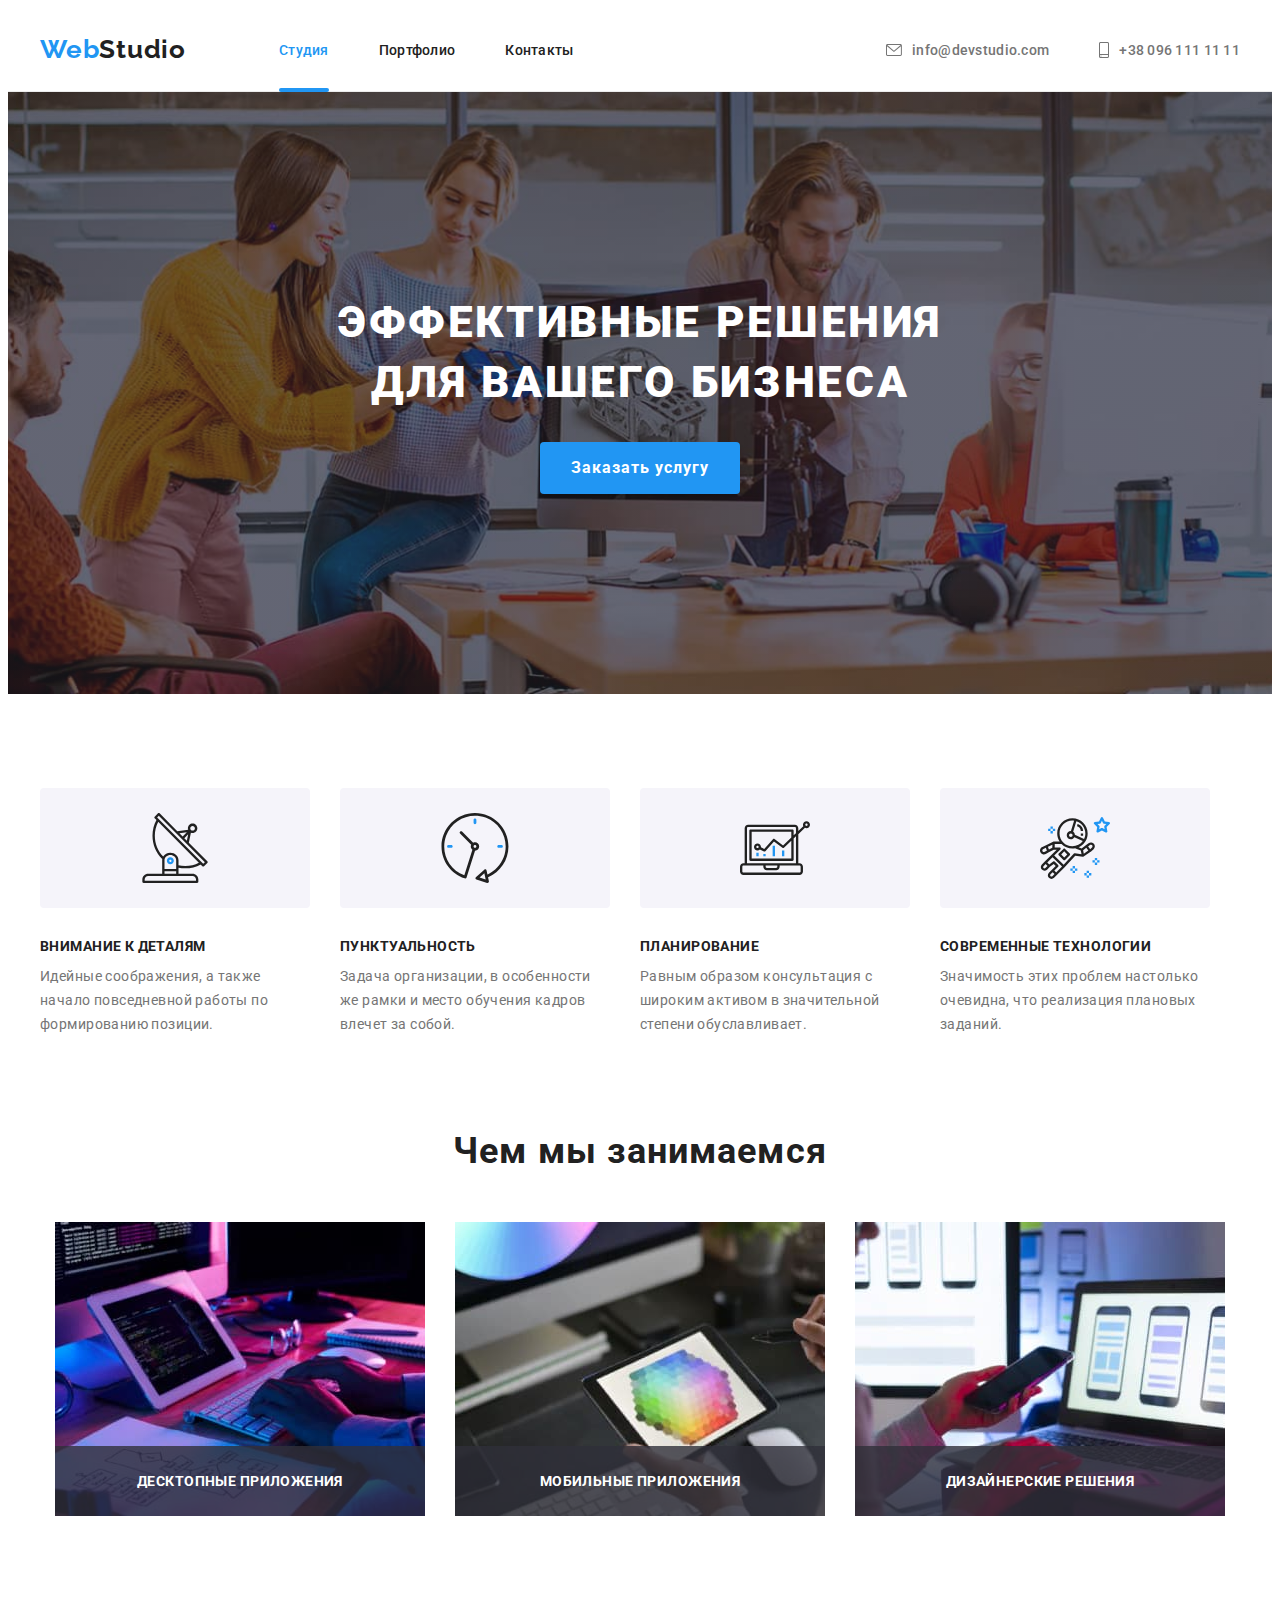
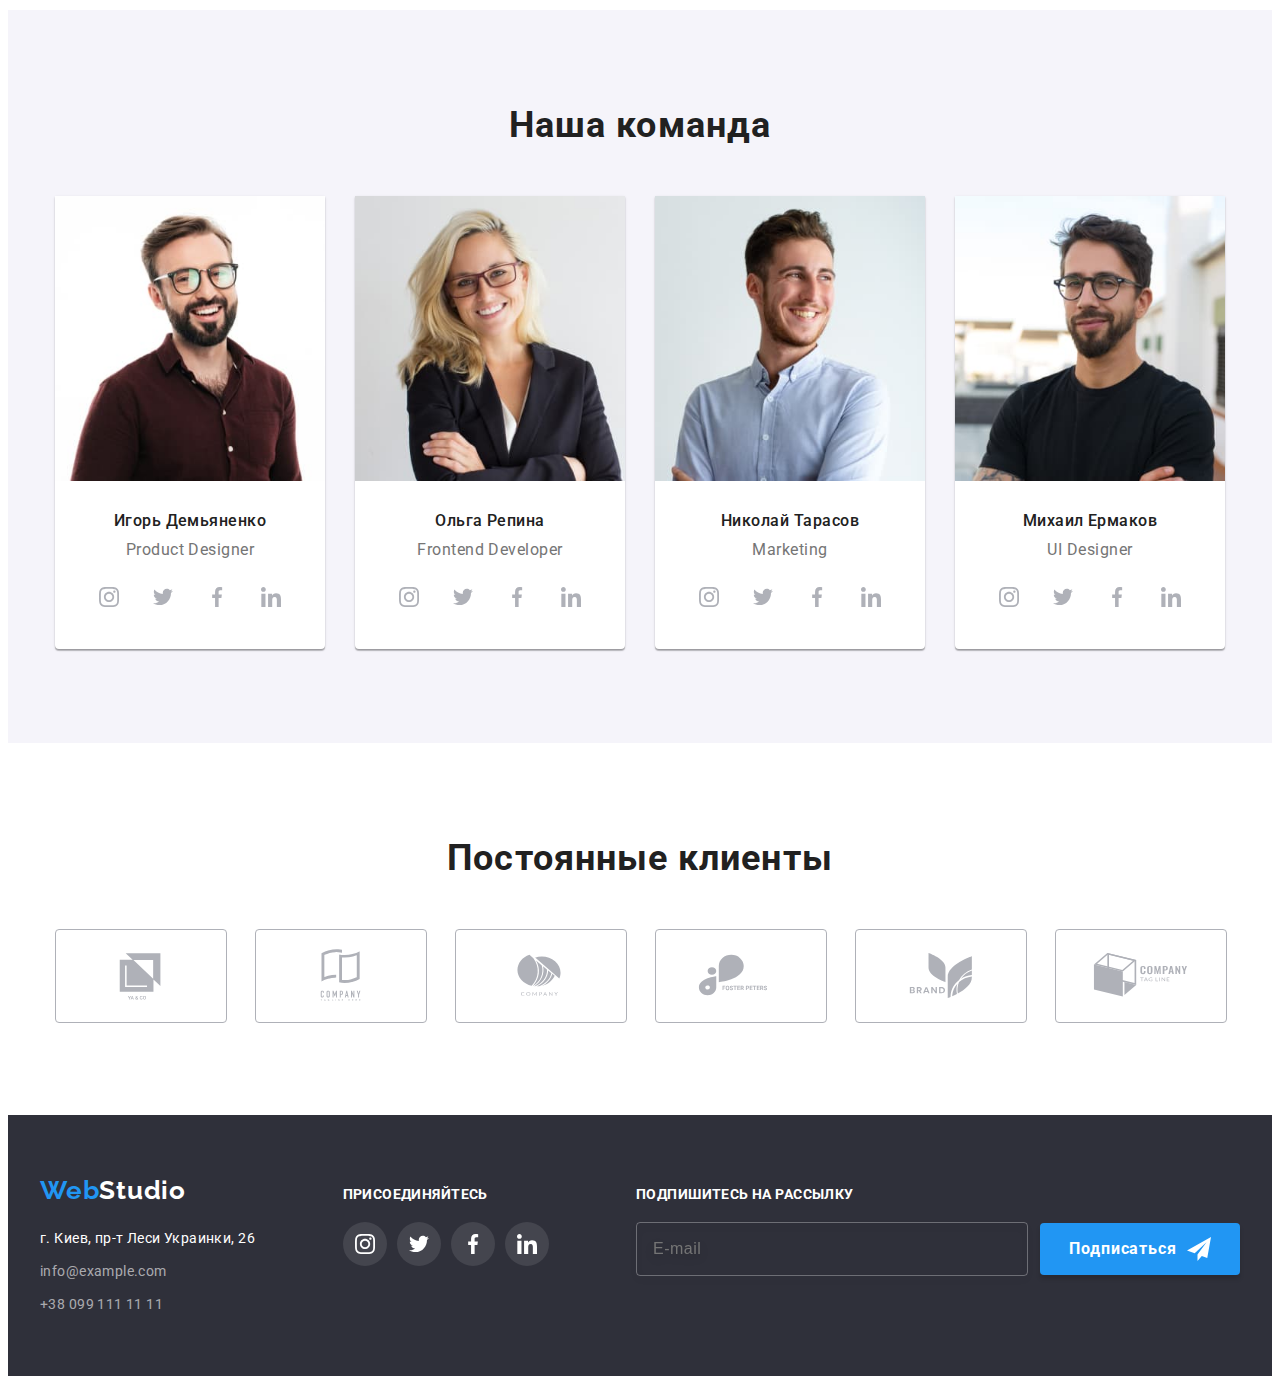
<file: index.html>
<!DOCTYPE html>
<html lang="ru">
<head>
    <meta charset="UTF-8">
    <meta http-equiv="X-UA-Compatible" content="IE=edge">
    <meta name="viewport" content="width=device-width, initial-scale=1.0">
    <title>Document</title>
    <link rel="stylesheet" href="https://cdnjs.cloudflare.com/ajax/libs/modern-normalize/1.1.0/modern-normalize.min.css"
        integrity="sha512-wpPYUAdjBVSE4KJnH1VR1HeZfpl1ub8YT/NKx4PuQ5NmX2tKuGu6U/JRp5y+Y8XG2tV+wKQpNHVUX03MfMFn9Q=="
        crossorigin="anonymous" referrerpolicy="no-referrer" />
    <link rel="preconnect" href="https://fonts.googleapis.com">
    <link rel="preconnect" href="https://fonts.gstatic.com" crossorigin>
    <link href="https://fonts.googleapis.com/css2?family=Raleway:wght@700&family=Roboto:wght@400;500;700;900&display=swap"
        rel="stylesheet">
        <link rel="stylesheet" href="./css/main.min.css">
</head>
<body>
    <!-- header -->
    <header class="header">
        <div class="header__container container">
            <nav class="navigation">
                <a class="logo logo--dark-theme" href=""><span class="logo__part">Web</span>Studio</a>
                <ul class="navigation-list">
                    <li class="navigation-list__item"> <a href="./index.html" class="navigation-list__link link current">Студия</a> </li>
                    <li class="navigation-list__item"> <a href="./portfolio.html" class="navigation-list__link link">Портфолио</a> </li>
                    <li class="navigation-list__item"> <a href="" class="navigation-list__link link">Контакты</a> </li>
                </ul>
            </nav>
            <ul class="links">
                <li class="links__item"> 
                    <a href="mailtoinfo@devstudio.com" class="links__link link">
                        <svg class="links__icon" width="16" height="12">
                            <use href="./images/icons.svg#icon-envelope"></use>
                        </svg>
                    info@devstudio.com</a> 
                </li>
                <li class="links__item"> 
                    <a href="tel:+380961111111" class="links__link link">
                        <svg class="links__icon" width="10" height="16">
                            <use href="./images/icons.svg#icon-smartphone"></use>
                        </svg>
                    +38 096 111 11 11</a> 
                </li>
            </ul>
            <div class="menu">
                <button type="button" class="menu__open-btn">
                    <svg class="menu__icon" width="40" height="40">
                        <use href="./images/icons.svg#icon-menu_40px"></use>
                    </svg>
                </button>
            </div>
            <div class="mob-menu is-hidden">
                <button type="button" class="mob-menu__close-btn">
                    <svg class="mob-menu__close-icon" width="40" height="40">
                        <use href="./images/icons.svg#icon-close_40px"></use>
                    </svg>
                </button>
                <div class="mob-menu__container">
                    <ul class="mob-menu-list">
                        <li class="mob-menu-list__item"> <a href="./index.html" class="mob-menu-list__link link current-menu">Студия</a>
                        </li>
                        <li class="mob-menu-list__item"> <a href="./portfolio.html" class="mob-menu-list__link link">Портфолио</a> </li>
                        <li class="mob-menu-list__item"> <a href="" class="mob-menu-list__link link">Контакты</a> </li>
                    </ul>
                    <ul class="mob-menu-links">
                        <li class="mob-menu-links__item">
                            <a href="tel:+380961111111" class="mob-menu-links__tel link">
                                +38 096 111 11 11
                            </a>
                        </li>
                        <li class="mob-menu-links__item">
                            <a href="mailtoinfo@devstudio.com" class="mob-menu-links__mail link">
                                info@devstudio.com
                            </a>
                        </li>
                    </ul>
                </div>
                <ul class="mob-menu-socials">
                    <li class="mob-menu-socials__item">
                        <a href="" class="mob-menu-socials__link">
                            Instagram
                        </a>
                    </li>
                    <li class="mob-menu-socials__item">
                        <a href="" class="mob-menu-socials__link">
                            Twitter
                        </a>
                    </li>
                    <li class="mob-menu-socials__item">
                        <a href="" class="mob-menu-socials__link">
                            Facebook
                        </a>
                    </li>
                    <li class="mob-menu-socials__item">
                        <a href="" class="mob-menu-socials__link">
                            LinkedIn
                        </a>
                    </li>
                </ul>
            </div>
        </div>
    </header>
    <main>
        <!-- hero -->
        <section class="hero">
            <div class="container">
                <h1 class="hero__title">Эффективные решения для вашего бизнеса</h1>
                <button type="button" class="main-btn" data-modal-open>Заказать услугу</button>
            </div>
        </section>
        <!-- specifics -->
        <section class="section specifics">
            <div class="container">
                <ul class="specifics__list">
                    <li class="specifics__item">
                        <div class="specifics__container">
                            <svg class="specifics__icon">
                                <use href="./images/icons.svg#icon-antenna-1"></use>
                            </svg>
                        </div>
                        <h3 class="title">Внимание к деталям</h3>
                        <p class="section-text">Идейные соображения, а также начало повседневной работы по формированию позиции.</p>
                    </li>
                    <li class="specifics__item">
                        <div class="specifics__container">
                            <svg class="specifics__icon">
                                <use href="./images/icons.svg#icon-clock-1"></use>
                            </svg>
                        </div>
                        <h3 class="title">Пунктуальность</h3>
                        <p class="section-text">Задача организации, в особенности же рамки и место обучения кадров влечет за собой.</p>
                    </li>
                    <li class="specifics__item">
                        <div class="specifics__container">
                            <svg class="specifics__icon">
                                <use href="./images/icons.svg#icon-diagram-1"></use>
                            </svg>
                        </div>
                        <h3 class="title">Планирование</h3>
                        <p class="section-text">Равным образом консультация с широким активом в значительной степени обуславливает.</p>
                    </li>
                    <li class="specifics__item">
                        <div class="specifics__container">
                            <svg class="specifics__icon">
                                <use href="./images/icons.svg#icon-astronaut-1"></use>
                            </svg>
                        </div>
                        <h3 class="title">Современные технологии</h3>
                        <p class="section-text">Значимость этих проблем настолько очевидна, что реализация плановых заданий.</p>
                    </li>
                </ul>
            </div>
        </section>
        <!-- work -->
        <section class="section work">
            <div class="container">
                <h2 class="section-title">Чем мы занимаемся</h2>
                <ul class="work-list">
                    <li class="work-list__item"> 
                        <div class="work-list__thumb">
                            <picture>
                                <source srcset="./images/img1.jpg 1x, ./images/img1-2x.jpg 2x" media="min-width: 1200px" />
                                <img src="./images/img1.jpg" alt="Десктопные приложения">
                            </picture>
                            <h3 class="work-list__title title">Десктопные приложения</h3>
                        </div> 
                    </li>
                    <li class="work-list__item"> 
                        <div class="work-list__thumb">
                            <picture>
                                <source srcset="./images/img2.jpg 1x, ./images/img2-2x.jpg 2x" media="min-width: 1200px" />
                                <img src="./images/img2.jpg" alt="Мобильные приложения">
                            </picture>
                            <h3 class="work-list__title title">Мобильные приложения</h3>
                        </div> 
                    </li>
                    <li class="work-list__item"> 
                        <div class="work-list__thumb">
                            <picture>
                                <source srcset="./images/img3.jpg 1x, ./images/img3-2x.jpg 2x" media="min-width: 1200px" />
                                <img src="./images/img3.jpg" alt="Дизайнерские решения">
                            </picture>
                            <h3 class="work-list__title title">Дизайнерские решения</h3>
                        </div> 
                    </li>
                </ul>
            </div>
        </section>
        <!-- team -->
        <section class="section team">
            <div class="container">
                <h2 class="section-title">Наша команда</h2>
                <ul class="team-list">
                    <li class="team-list__item">
                        <picture>
                            <source srcset="./images/img4-mob.jpg 1x, ./images/img4-mob-2x.jpg 2x"
                            media="(max-width: 768px)">
                            <source srcset="./images/img4-tab.jpg 1x, ./images/img4-tab-2x.jpg 2x"
                            media="(min-width: 768px)">
                            <source srcset="./images/img4.jpg 1x, ./images/img4-2x.jpg 2x" media="(min-width: 1200px)">
                            <img src="./images/img4.jpg" alt="На фото Игорь Демьяненко">
                        </picture>
                        <div class="team-container">
                            <h3 class="team-container__member">Игорь Демьяненко</h3>
                            <p class="team-container__desc">Product Designer</p>
                            <ul class="social-links"> 
                                <li class="social-links__item">
                                    <a href="" class="social-links__link">
                                        <svg class="social-links__icon">
                                            <use href="./images/icons.svg#icon-instagram-2"></use>
                                        </svg>
                                    </a>
                                </li>
                                <li class="social-links__item">
                                    <a href="" class="social-links__link">
                                        <svg class="social-links__icon">
                                            <use href="./images/icons.svg#icon-twitter-1"></use>
                                        </svg>
                                    </a>
                                </li>
                                <li class="social-links__item">
                                    <a href="" class="social-links__link">
                                        <svg class="social-links__icon">
                                            <use href="./images/icons.svg#icon-facebook-1"></use>
                                        </svg>
                                    </a>
                                </li>
                                <li class="social-links__item">
                                    <a href="" class="social-links__link">
                                        <svg class="social-links__icon">
                                            <use href="./images/icons.svg#icon-linkedin-1"></use>
                                        </svg>
                                    </a>
                                </li>
                            </ul>
                        </div>
                    </li>
                    <li class="team-list__item">
                        <picture>
                            <source srcset="./images/img5-mob.jpg 1x, ./images/img5-mob-2x.jpg 2x" media="(max-width: 768px)">
                            <source srcset="./images/img5-tab.jpg 1x, ./images/img5-tab-2x.jpg 2x" media="(min-width: 768px)">
                            <source srcset="./images/img5.jpg 1x, ./images/img5-2x.jpg 2x" media="(min-width: 1200px)">
                            <img src="./images/img5.jpg" alt="На фото Ольга Репина">
                        </picture>
                        <div class="team-container">
                            <h3 class="team-container__member">Ольга Репина</h3>
                            <p class="team-container__desc">Frontend Developer</p>
                            <ul class="social-links">
                                <li class="social-links__item">
                                    <a href="" class="social-links__link">
                                        <svg class="social-links__icon">
                                            <use href="./images/icons.svg#icon-instagram-2"></use>
                                        </svg>
                                    </a>
                                </li>
                                <li class="social-links__item">
                                    <a href="" class="social-links__link">
                                        <svg class="social-links__icon">
                                            <use href="./images/icons.svg#icon-twitter-1"></use>
                                        </svg>
                                    </a>
                                </li>
                                <li class="social-links__item">
                                    <a href="" class="social-links__link">
                                        <svg class="social-links__icon">
                                            <use href="./images/icons.svg#icon-facebook-1"></use>
                                        </svg>
                                    </a>
                                </li>
                                <li class="social-links__item">
                                    <a href="" class="social-links__link">
                                        <svg class="social-links__icon">
                                            <use href="./images/icons.svg#icon-linkedin-1"></use>
                                        </svg>
                                    </a>
                                </li>
                            </ul>
                        </div>
                    </li>
                    <li class="team-list__item">
                        <picture>
                            <source srcset="./images/img6-mob.jpg 1x, ./images/img6-mob-2x.jpg 2x" media="(max-width: 768px)">
                            <source srcset="./images/img6-tab.jpg 1x, ./images/img6-tab-2x.jpg 2x" media="(min-width: 768px)">
                            <source srcset="./images/img6.jpg 1x, ./images/img6-2x.jpg 2x" media="(min-width: 1200px)">
                            <img src="./images/img6.jpg" alt="На фото Николай Тарасов">
                        </picture>
                        <div class="team-container">
                            <h3 class="team-container__member">Николай Тарасов</h3>
                            <p class="team-container__desc">Marketing</p>
                            <ul class="social-links">
                                <li class="social-links__item">
                                    <a href="" class="social-links__link">
                                        <svg class="social-links__icon">
                                            <use href="./images/icons.svg#icon-instagram-2"></use>
                                        </svg>
                                    </a>
                                </li>
                                <li class="social-links__item">
                                    <a href="" class="social-links__link">
                                        <svg class="social-links__icon">
                                            <use href="./images/icons.svg#icon-twitter-1"></use>
                                        </svg>
                                    </a>
                                </li>
                                <li class="social-links__item">
                                    <a href="" class="social-links__link">
                                        <svg class="social-links__icon">
                                            <use href="./images/icons.svg#icon-facebook-1"></use>
                                        </svg>
                                    </a>
                                </li>
                                <li class="social-links__item">
                                    <a href="" class="social-links__link">
                                        <svg class="social-links__icon">
                                            <use href="./images/icons.svg#icon-linkedin-1"></use>
                                        </svg>
                                    </a>
                                </li>
                            </ul>
                        </div>
                    </li>
                    <li class="team-list__item">
                        <picture>
                            <source srcset="./images/img7-mob.jpg 1x, ./images/img7-mob-2x.jpg 2x" media="(max-width: 768px)">
                            <source srcset="./images/img7-tab.jpg 1x, ./images/img7-tab-2x.jpg 2x" media="(min-width: 768px)">
                            <source srcset="./images/img7.jpg 1x, ./images/img7-2x.jpg 2x" media="(min-width: 1200px)">
                            <img src="./images/img7.jpg" alt="На фото Михаил Ермаков">
                        </picture>
                        <div class="team-container">
                            <h3 class="team-container__member">Михаил Ермаков</h3>
                            <p class="team-container__desc">UI Designer</p>
                            <ul class="social-links">
                                <li class="social-links__item">
                                    <a href="" class="social-links__link">
                                        <svg class="social-links__icon">
                                            <use href="./images/icons.svg#icon-instagram-2"></use>
                                        </svg>
                                    </a>
                                </li>
                                <li class="social-links__item">
                                    <a href="" class="social-links__link">
                                        <svg class="social-links__icon">
                                            <use href="./images/icons.svg#icon-twitter-1"></use>
                                        </svg>
                                    </a>
                                </li>
                                <li class="social-links__item">
                                    <a href="" class="social-links__link">
                                        <svg class="social-links__icon">
                                            <use href="./images/icons.svg#icon-facebook-1"></use>
                                        </svg>
                                    </a>
                                </li>
                                <li class="social-links__item">
                                    <a href="" class="social-links__link">
                                        <svg class="social-links__icon">
                                            <use href="./images/icons.svg#icon-linkedin-1"></use>
                                        </svg>
                                    </a>
                                </li>
                            </ul>
                        </div>
                    </li>
                </ul>
            </div>
        </section>
        <!-- clients -->
        <section class="clients section">
            <div class="container">
                <h2 class="section-title">Постоянные клиенты</h2>
                <ul class="clients-list">
                    <li class="clients-list__item">
                        <a href="" class="clients-list__link">
                            <svg class="clients-list__logo">
                                <use href="./images/icons.svg#icon-Logo"></use>
                            </svg>
                        </a>
                    </li>
                    <li class="clients-list__item">
                        <a href="" class="clients-list__link">
                            <svg class="clients-list__logo">
                                <use href="./images/icons.svg#icon-Logo2"></use>
                            </svg>
                        </a>
                    </li>
                    <li class="clients-list__item">
                        <a href="" class="clients-list__link">
                            <svg class="clients-list__logo">
                                <use href="./images/icons.svg#icon-Logo3"></use>
                            </svg>
                        </a>
                    </li>
                    <li class="clients-list__item">
                        <a href="" class="clients-list__link">
                            <svg class="clients-list__logo">
                                <use href="./images/icons.svg#icon-Logo4"></use>
                            </svg>
                        </a>
                    </li>
                    <li class="clients-list__item">
                        <a href="" class="clients-list__link">
                            <svg class="clients-list__logo">
                                <use href="./images/icons.svg#icon-Logo5"></use>
                            </svg>
                        </a>
                    </li>
                    <li class="clients-list__item">
                        <a href="" class="clients-list__link">
                            <svg class="clients-list__logo">
                                <use href="./images/icons.svg#icon-Logo6"></use>
                            </svg>
                        </a>
                    </li>
                </ul>
            </div>
        </section>
    </main>
    <!-- footer -->
    <footer class="footer">
        <div class="container footer__container">
            <div class="address">
                <a class="logo logo--light-theme" href="./index.html"><span class="logo__part">Web</span>Studio</a>
                <address>
                    <p class="address__address">г. Киев, пр-т Леси Украинки, 26</p>
                    <ul class="address__list">
                        <li class="address__item"> <a href="mailtoinfo@example.com" class="address__link link">info@example.com</a> </li>
                        <li class="address__item"> <a href="tel:+380991111111" class="address__link link">+38 099 111 11 11</a> </li>
                    </ul>
                </address>
            </div>
            <div class="socials">
                <h3 class="socials__title title">присоединяйтесь</h3>
                <ul class="socials__list">
                    <li class="socials__item">
                        <a href="" class="socials__link">
                            <svg class="socials__icon">
                                <use href="./images/icons.svg#icon-instagram-2"></use>
                            </svg>
                        </a>
                    </li>
                    <li class="socials__item">
                        <a href="" class="socials__link">
                            <svg class="socials__icon">
                                <use href="./images/icons.svg#icon-twitter-1"></use>
                            </svg>
                        </a>
                    </li>
                    <li class="socials__item">
                        <a href="" class="socials__link">
                            <svg class="socials__icon">
                                <use href="./images/icons.svg#icon-facebook-1"></use>
                            </svg>
                        </a>
                    </li>
                    <li class="socials__item">
                        <a href="" class="socials__link">
                            <svg class="socials__icon">
                                <use href="./images/icons.svg#icon-linkedin-1"></use>
                            </svg>
                        </a>
                    </li>
                </ul>
            </div>
            <div class="subscribe">
                <h3 class="subscribe__title title">Подпишитесь на рассылку</h3>
                <div class="subscribe__container">
                    <input name="subscribe-user-email" type="email" placeholder="E-mail" class="subscribe__input">
                    <button type="submit" class="main-btn">Подписаться <svg class="subscribe__icon" width="24" height="24">
                            <use href="./images/icons.svg#icon-icon-send"></use>
                        </svg>
                    </button>
                </div>
            </div>
        </div>
    </footer>
    <!-- modal -->
    <div class="backdrop is-hidden" data-modal>
        <div class="modal">
            <button type="button" data-modal-close class="close-btn">
                <svg class="close-btn__icon" width="18" height="18">
                    <use href="./images/icons.svg#icon-close-black-18dp-2-1"></use>
                </svg>
            </button>
            <p class="modal__title">Оставьте свои данные, мы вам перезвоним</p>
            <form class="modal-form">
                <div class="modal-form__field">
                    <label> 
                        <span class="modal-form__label">Имя</span>
                        <span class="modal-form__input-wrap">
                            <input type="text" name="user-name" class="modal-form__input">
                            <svg class="modal-form__icon">
                                <use href="./images/icons.svg#icon-person-black-18dp-1"></use>
                            </svg>
                        </span>
                    </label>
                </div>
                <div class="modal-form__field">
                    <label> 
                        <span class="modal-form__label">Телефон</span> 
                        <span class="modal-form__input-wrap">
                            <input type="tel" name="user-tel" class="modal-form__input">
                            <svg class="modal-form__icon">
                                <use href="./images/icons.svg#icon-phone-black-18dp-1"></use>
                            </svg>
                        </span>
                    </label>
                </div>
                <div class="modal-form__field">
                    <label> 
                        <span class="modal-form__label">Почта</span> 
                        <span class="modal-form__input-wrap">
                            <input type="email" name="user-email" class="modal-form__input">
                            <svg class="modal-form__icon">
                                <use href="./images/icons.svg#icon-email-black-18dp-1"></use>
                            </svg>
                        </span>
                    </label>
                </div>
                <div class="modal-form__textarea-field">
                    <label> 
                        <span class="modal-form__label">Комментарий</span> 
                        <textarea name="user-text" class="modal-form__textarea" placeholder="Введите текст"></textarea>
                    </label>
                </div>
                <div class="checkbox">
                    <label class="checkbox__label">
                        <input type="checkbox" name="modal-check" class="checkbox__check visually-hidden">
                        <svg class="checkbox__checked-icon" width="16" height="15">
                            <use href="./images/icons.svg#icon-check"></use>
                        </svg>
                        <span class="checkbox__text">Соглашаюсь с рассылкой и принимаю <a href="" class="checkbox__link">Условия договора</a></span>
                    </label>
                </div>
                <button type="submit" class="main-btn">Отправить</button>
            </form>
        </div>
    </div>
    <script src="./js/modal.js"></script>
    <script src="./js/mobile-menu.js"></script>
</body>
</html>
</file>
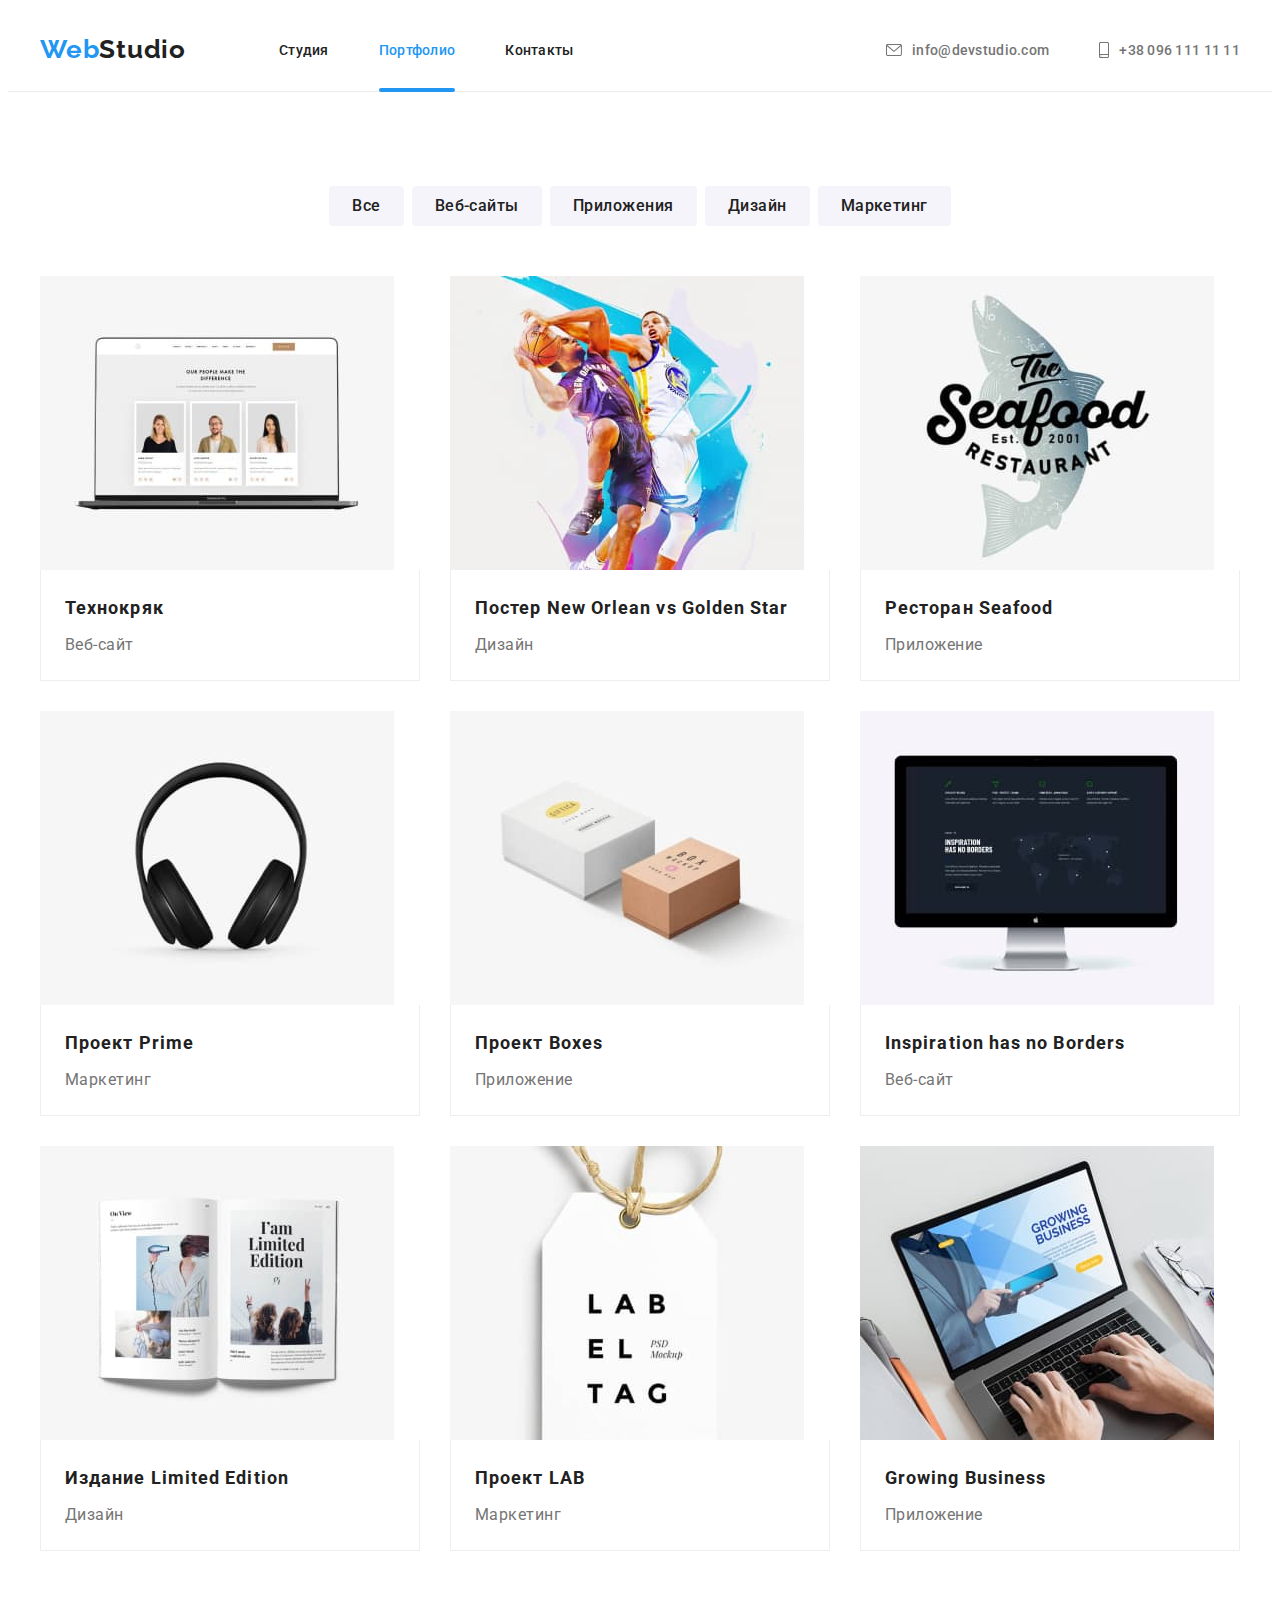
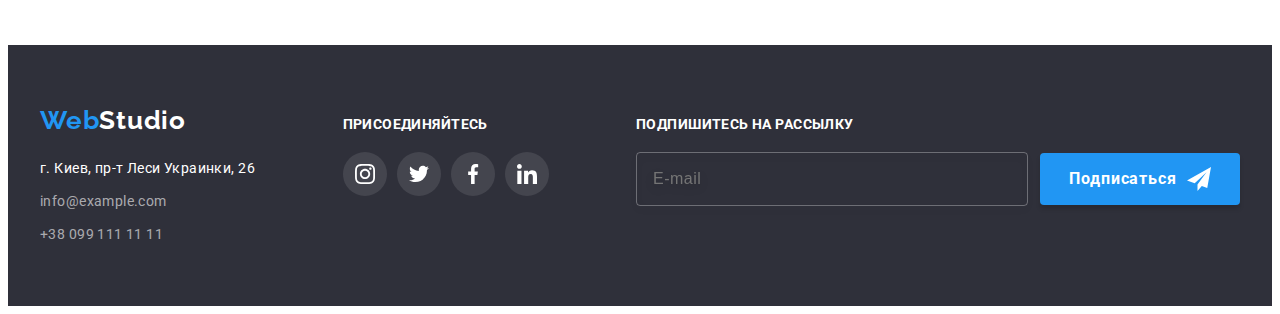
<file: portfolio.html>
<!DOCTYPE html>
<html lang="en">
<head>
    <meta charset="UTF-8">
    <meta http-equiv="X-UA-Compatible" content="IE=edge">
    <meta name="viewport" content="width=device-width, initial-scale=1.0">
    <title>Document</title>
    <link rel="stylesheet" href="https://cdnjs.cloudflare.com/ajax/libs/modern-normalize/1.1.0/modern-normalize.min.css"
        integrity="sha512-wpPYUAdjBVSE4KJnH1VR1HeZfpl1ub8YT/NKx4PuQ5NmX2tKuGu6U/JRp5y+Y8XG2tV+wKQpNHVUX03MfMFn9Q=="
        crossorigin="anonymous" referrerpolicy="no-referrer" />
    <link rel="preconnect" href="https://fonts.googleapis.com">
    <link rel="preconnect" href="https://fonts.gstatic.com" crossorigin>
    <link href="https://fonts.googleapis.com/css2?family=Raleway:wght@700&family=Roboto:wght@400;500;700&display=swap"
        rel="stylesheet">
        <link rel="stylesheet" href="./css/main.min.css">
</head>
<body>
    <header class="header">
        <div class="header__container container">
            <nav class="navigation">
                <a class="logo logo--dark-theme" href=""><span class="logo__part">Web</span>Studio</a>
                <ul class="navigation-list">
                    <li class="navigation-list__item"> <a href="./index.html"
                            class="navigation-list__link link">Студия</a> </li>
                    <li class="navigation-list__item"> <a href="./portfolio.html"
                            class="navigation-list__link link current">Портфолио</a> </li>
                    <li class="navigation-list__item"> <a href="" class="navigation-list__link link">Контакты</a> </li>
                </ul>
            </nav>
            <ul class="links">
                <li class="links__item">
                    <a href="mailtoinfo@devstudio.com" class="links__link link">
                        <svg class="links__icon" width="16" height="12">
                            <use href="./images/icons.svg#icon-envelope"></use>
                        </svg>
                        info@devstudio.com
                    </a>
                </li>
                <li class="links__item">
                    <a href="tel:+380961111111" class="links__link link">
                        <svg class="links__icon" width="10" height="16">
                            <use href="./images/icons.svg#icon-smartphone"></use>
                        </svg>
                        +38 096 111 11 11
                    </a>
                </li>
            </ul>
            <div class="menu">
                <button type="button" class="menu__open-btn">
                    <svg class="menu__icon" width="40" height="40">
                        <use href="./images/icons.svg#icon-menu_40px"></use>
                    </svg>
                </button>
            </div>
            <div class="mob-menu is-hidden">
                <button type="button" class="mob-menu__close-btn">
                    <svg class="mob-menu__close-icon" width="40" height="40">
                        <use href="./images/icons.svg#icon-close_40px"></use>
                    </svg>
                </button>
                <div class="mob-menu__container">
                    <ul class="mob-menu-list">
                        <li class="mob-menu-list__item"> <a href="./index.html"
                                class="mob-menu-list__link link">Студия</a>
                        </li>
                        <li class="mob-menu-list__item"> <a href="./portfolio.html" class="mob-menu-list__link link current-menu">Портфолио</a>
                        </li>
                        <li class="mob-menu-list__item"> <a href="" class="mob-menu-list__link link">Контакты</a> </li>
                    </ul>
                    <ul class="mob-menu-links">
                        <li class="mob-menu-links__item">
                            <a href="tel:+380961111111" class="mob-menu-links__tel link">
                                +38 096 111 11 11
                            </a>
                        </li>
                        <li class="mob-menu-links__item">
                            <a href="mailtoinfo@devstudio.com" class="mob-menu-links__mail link">
                                info@devstudio.com
                            </a>
                        </li>
                    </ul>
                </div>
                <ul class="mob-menu-socials">
                    <li class="mob-menu-socials__item">
                        <a href="" class="mob-menu-socials__link">
                            Instagram
                        </a>
                    </li>
                    <li class="mob-menu-socials__item">
                        <a href="" class="mob-menu-socials__link">
                            Twitter
                        </a>
                    </li>
                    <li class="mob-menu-socials__item">
                        <a href="" class="mob-menu-socials__link">
                            Facebook
                        </a>
                    </li>
                    <li class="mob-menu-socials__item">
                        <a href="" class="mob-menu-socials__link">
                            LinkedIn
                        </a>
                    </li>
                </ul>
            </div>
        </div>
    </header>
    <main>
        <section class="section portfolio">
            <div class="container">
                <h1 class="visually-hidden">Портфолио</h1>
                <ul class="buttons-list buttons">
                    <li class="buttons-list__item"> <button type="button" class="buttons-list__btn">Все</button> </li>
                    <li class="buttons-list__item"> <button type="button" class="buttons-list__btn">Веб-сайты</button> </li>
                    <li class="buttons-list__item"> <button type="button" class="buttons-list__btn">Приложения</button> </li>
                    <li class="buttons-list__item"> <button type="button" class="buttons-list__btn">Дизайн</button> </li>
                    <li class="buttons-list__item"> <button type="button" class="buttons-list__btn">Маркетинг</button> </li>
                </ul>
                <ul class="portfolio-list portfolio-style">
                    <li class="portfolio-list__item"> 
                        <a href="" class="portfolio-list__link link">
                            <div class="portfolio-list__item-thumb">
                                <picture>
                                    <source srcset="./images/img8-mob.jpg 1x, ./images/img8-mob-2x.jpg 2x" media="(max-width: 768px)">
                                    <source srcset="./images/img8-tab.jpg 1x, ./images/img8-tab-2x.jpg 2x" media="(min-width: 768px)">
                                    <source srcset="./images/img8.jpg 1x, ./images/img8-2x.jpg 2x" media="(min-width: 1200px)">
                                    <img src="./images/img8.jpg" alt="Технокряк">
                                </picture>
                                <div class="portfolio-overlay">
                                <p class="portfolio-overlay__text">Технокряк это современная площадка распространения коронавируса. Компании используют эту
                                    платформу для цифрового
                                    шпионажа и атак на защищённые сервера конкурентов.</p>
                                </div>
                            </div>
                            <div class="portfolio-list__desc-container">
                                <h3 class="portfolio-list__title">Технокряк</h3>
                                <p class="portfolio-list__desc">Веб-сайт</p>
                            </div>
                        </a>
                    </li>
                    <li class="portfolio-list__item"> 
                        <a href="" class="portfolio-list__link link"> 
                            <div class="portfolio-list__item-thumb">
                                <picture>
                                    <source srcset="./images/img9-mob.jpg 1x, ./images/img9-mob-2x.jpg 2x" media="(max-width: 768px)">
                                    <source srcset="./images/img9-tab.jpg 1x, ./images/img9-tab-2x.jpg 2x" media="(min-width: 768px)">
                                    <source srcset="./images/img9.jpg 1x, ./images/img9-2x.jpg 2x" media="(min-width: 1200px)">
                                    <img src="./images/img9.jpg" alt="Постер баскетбола">
                                </picture>
                                <div class="portfolio-overlay">
                                    <p class="portfolio-overlay__text">Технокряк это современная площадка распространения коронавируса. Компании используют эту
                                        платформу для цифрового
                                        шпионажа и атак на защищённые сервера конкурентов.</p>
                                </div>
                            </div>
                            <div class="portfolio-list__desc-container">
                                <h3 class="portfolio-list__title">Постер New Orlean vs Golden Star</h3>
                                <p class="portfolio-list__desc">Дизайн</p>
                            </div>
                        </a>
                    </li>
                    <li class="portfolio-list__item"> 
                        <a href="" class="portfolio-list__link link"> 
                            <div class="portfolio-list__item-thumb">
                                <picture>
                                    <source srcset="./images/img10-mob.jpg 1x, ./images/img10-mob-2x.jpg 2x" media="(max-width: 768px)">
                                    <source srcset="./images/img10-tab.jpg 1x, ./images/img10-tab-2x.jpg 2x" media="(min-width: 768px)">
                                    <source srcset="./images/img10.jpg 1x, ./images/img10-2x.jpg 2x" media="(min-width: 1200px)">
                                    <img src="./images/img10.jpg" alt="Логотип ресторана">
                                </picture>
                                <div class="portfolio-overlay">
                                    <p class="portfolio-overlay__text">Технокряк это современная площадка распространения коронавируса. Компании используют эту
                                        платформу для цифрового
                                        шпионажа и атак на защищённые сервера конкурентов.</p>
                                </div>
                            </div>
                            <div class="portfolio-list__desc-container">
                                <h3 class="portfolio-list__title">Ресторан Seafood</h3>
                                <p class="portfolio-list__desc">Приложение</p>
                            </div>
                        </a>
                    </li>
                    <li class="portfolio-list__item"> 
                        <a href="" class="portfolio-list__link link">
                            <div class="portfolio-list__item-thumb">
                                <picture>
                                    <source srcset="./images/img11-mob.jpg 1x, ./images/img11-mob-2x.jpg 2x" media="(max-width: 768px)">
                                    <source srcset="./images/img11-tab.jpg 1x, ./images/img11-tab-2x.jpg 2x" media="(min-width: 768px)">
                                    <source srcset="./images/img11.jpg 1x, ./images/img11-2x.jpg 2x" media="(min-width: 1200px)">
                                    <img src="./images/img11.jpg" alt="Наушники">
                                </picture>
                                <div class="portfolio-overlay">
                                    <p class="portfolio-overlay__text">Технокряк это современная площадка распространения коронавируса. Компании используют эту
                                        платформу для цифрового
                                        шпионажа и атак на защищённые сервера конкурентов.</p>
                                </div>
                            </div>
                            <div class="portfolio-list__desc-container">
                                <h3 class="portfolio-list__title">Проект Prime</h3>
                                <p class="portfolio-list__desc">Маркетинг</p>
                            </div>
                        </a>
                    </li>
                    <li class="portfolio-list__item"> 
                        <a href="" class="portfolio-list__link link"> 
                            <div class="portfolio-list__item-thumb">
                                <picture>
                                    <source srcset="./images/img12-mob.jpg 1x, ./images/img12-mob-2x.jpg 2x" media="(max-width: 768px)">
                                    <source srcset="./images/img12-tab.jpg 1x, ./images/img12-tab-2x.jpg 2x" media="(min-width: 768px)">
                                    <source srcset="./images/img12.jpg 1x, ./images/img12-2x.jpg 2x" media="(min-width: 1200px)">
                                    <img src="./images/img12.jpg" alt="Картонние коробки">
                                </picture>
                                <div class="portfolio-overlay">
                                    <p class="portfolio-overlay__text">Технокряк это современная площадка распространения коронавируса. Компании используют эту
                                        платформу для цифрового
                                        шпионажа и атак на защищённые сервера конкурентов.</p>
                                </div>
                            </div>
                            <div class="portfolio-list__desc-container">
                                <h3 class="portfolio-list__title">Проект Boxes</h3>
                                <p class="portfolio-list__desc">Приложение</p>
                            </div>
                        </a>
                    </li>
                    <li class="portfolio-list__item"> 
                        <a href="" class="portfolio-list__link link"> 
                            <div class="portfolio-list__item-thumb">
                                <picture>
                                    <source srcset="./images/img13-mob.jpg 1x, ./images/img13-mob-2x.jpg 2x" media="(max-width: 768px)">
                                    <source srcset="./images/img13-tab.jpg 1x, ./images/img13-tab-2x.jpg 2x" media="(min-width: 768px)">
                                    <source srcset="./images/img13.jpg 1x, ./images/img13-2x.jpg 2x" media="(min-width: 1200px)">
                                    <img src="./images/img13.jpg" alt="Монитор">
                                </picture>
                                <div class="portfolio-overlay">
                                    <p class="portfolio-overlay__text">Технокряк это современная площадка распространения коронавируса. Компании используют эту
                                        платформу для цифрового
                                        шпионажа и атак на защищённые сервера конкурентов.</p>
                                </div>
                            </div>
                            <div class="portfolio-list__desc-container">
                                <h3 class="portfolio-list__title">Inspiration has no Borders</h3>
                                <p class="portfolio-list__desc">Веб-сайт</p>
                            </div>
                        </a>
                    </li>
                    <li class="portfolio-list__item"> 
                        <a href="" class="portfolio-list__link link"> 
                            <div class="portfolio-list__item-thumb">
                                <picture>
                                    <source srcset="./images/img14-mob.jpg 1x, ./images/img14-mob-2x.jpg 2x" media="(max-width: 768px)">
                                    <source srcset="./images/img14-tab.jpg 1x, ./images/img14-tab-2x.jpg 2x" media="(min-width: 768px)">
                                    <source srcset="./images/img14.jpg 1x, ./images/img14-2x.jpg 2x" media="(min-width: 1200px)">
                                    <img src="./images/img14.jpg" alt="Розворот журнала">
                                </picture>
                                <div class="portfolio-overlay">
                                    <p class="portfolio-overlay__text">Технокряк это современная площадка распространения коронавируса. Компании используют эту
                                        платформу для цифрового
                                        шпионажа и атак на защищённые сервера конкурентов.</p>
                                </div>
                            </div>
                            <div class="portfolio-list__desc-container">
                                <h3 class="portfolio-list__title">Издание Limited Edition</h3>
                                <p class="portfolio-list__desc">Дизайн</p>
                            </div>
                        </a>
                    </li>
                    <li class="portfolio-list__item"> 
                        <a href="" class="portfolio-list__link link"> 
                            <div class="portfolio-list__item-thumb">
                                <picture>
                                    <source srcset="./images/img15-mob.jpg 1x, ./images/img15-mob-2x.jpg 2x" media="(max-width: 768px)">
                                    <source srcset="./images/img15-tab.jpg 1x, ./images/img15-tab-2x.jpg 2x" media="(min-width: 768px)">
                                    <source srcset="./images/img15.jpg 1x, ./images/img15-2x.jpg 2x" media="(min-width: 1200px)">
                                    <img src="./images/img15.jpg" alt="Бирка">
                                </picture>
                                <div class="portfolio-overlay">
                                    <p class="portfolio-overlay__text">Технокряк это современная площадка распространения коронавируса. Компании используют эту
                                        платформу для цифрового
                                        шпионажа и атак на защищённые сервера конкурентов.</p>
                                </div>
                            </div>
                            <div class="portfolio-list__desc-container">
                                <h3 class="portfolio-list__title">Проект LAB</h3>
                                <p class="portfolio-list__desc">Маркетинг</p>
                            </div>
                        </a>
                    </li>
                    <li class="portfolio-list__item"> 
                        <a href="" class="portfolio-list__link link"> 
                            <div class="portfolio-list__item-thumb">
                                <picture>
                                    <source srcset="./images/img16-mob.jpg 1x, ./images/img16-mob-2x.jpg 2x" media="(max-width: 768px)">
                                    <source srcset="./images/img16-tab.jpg 1x, ./images/img16-tab-2x.jpg 2x" media="(min-width: 768px)">
                                    <source srcset="./images/img16.jpg 1x, ./images/img16-2x.jpg 2x" media="(min-width: 1200px)">
                                    <img src="./images/img16.jpg" alt="Печатание на клавиатуре">
                                </picture>
                                <div class="portfolio-overlay">
                                    <p class="portfolio-overlay__text">Технокряк это современная площадка распространения коронавируса. Компании используют эту
                                        платформу для цифрового
                                        шпионажа и атак на защищённые сервера конкурентов.</p>
                                </div>
                            </div>
                            <div class="portfolio-list__desc-container">
                                <h3 class="portfolio-list__title">Growing Business</h3>
                                <p class="portfolio-list__desc">Приложение</p>
                            </div>
                        </a>
                    </li>
                </ul>
            </div>
        </section>
    </main>
    <footer class="footer">
        <div class="container footer__container">
            <div class="address">
                <a class="logo logo--light-theme" href="./index.html"><span class="logo__part">Web</span>Studio</a>
                <address>
                    <p class="address__address">г. Киев, пр-т Леси Украинки, 26</p>
                    <ul class="address__list">
                        <li class="address__item"> <a href="mailtoinfo@example.com"
                                class="address__link link">info@example.com</a> </li>
                        <li class="address__item"> <a href="tel:+380991111111" class="address__link link">+38 099 111 11
                                11</a> </li>
                    </ul>
                </address>
            </div>
            <div class="socials">
                <h3 class="socials__title title">присоединяйтесь</h3>
                <ul class="socials__list">
                    <li class="socials__item">
                        <a href="" class="socials__link">
                            <svg class="socials__icon">
                                <use href="./images/icons.svg#icon-instagram-2"></use>
                            </svg>
                        </a>
                    </li>
                    <li class="socials__item">
                        <a href="" class="socials__link">
                            <svg class="socials__icon">
                                <use href="./images/icons.svg#icon-twitter-1"></use>
                            </svg>
                        </a>
                    </li>
                    <li class="socials__item">
                        <a href="" class="socials__link">
                            <svg class="socials__icon">
                                <use href="./images/icons.svg#icon-facebook-1"></use>
                            </svg>
                        </a>
                    </li>
                    <li class="socials__item">
                        <a href="" class="socials__link">
                            <svg class="socials__icon">
                                <use href="./images/icons.svg#icon-linkedin-1"></use>
                            </svg>
                        </a>
                    </li>
                </ul>
            </div>
            <div class="subscribe">
                <h3 class="subscribe__title title">Подпишитесь на рассылку</h3>
                <div class="subscribe__container">
                    <input name="subscribe-user-email" type="email" placeholder="E-mail" class="subscribe__input">
                    <button type="submit" class="main-btn">Подписаться <svg class="subscribe__icon" width="24" height="24">
                            <use href="./images/icons.svg#icon-icon-send"></use>
                        </svg>
                    </button>
                </div>
            </div>
        </div>
    </footer>
    <script src="./js/mobile-menu.js"></script>
</body>
</html>
</file>
<file: css/main.min.css>
:root{--body-text-color: #757575;--scnd-body-text-color: #ffffff;--title-color: #212121;--accent-color: #2196f3;--background-color: #e5e5e5;--scnd-background-color: #f5f4fa;--footer-background: #2f303a;--transform: cubic-bezier(0.4, 0, 0.2, 1)}.close-btn,.checkbox__label,.main-btn,.navigation,.specifics__container,.work-list__title,.social-links,.social-links__link,.clients-list__link,.socials__list,.socials__link,.subscribe__input,.portfolio-overlay{display:flex;align-items:center}p,h1,h2,h3,h4,h5,h6{margin:0}ul{margin:0;padding:0;list-style:none}img{display:block;max-width:100%}button{cursor:pointer;border-radius:4px;border:1px solid transparent}body{font-family:"Roboto", sans-serif;font-style:normal;color:#757575}.visually-hidden{position:absolute;white-space:nowrap;width:1px;height:1px;overflow:hidden;border:0;padding:0;clip:rect(0 0 0 0);clip-path:inset(50%);margin:-1px}.link{text-decoration:none;display:block}.container{width:100%;padding:0 15px;margin:0 auto}@media screen and (min-width: 480px){.container{width:480px}}@media screen and (min-width: 768px){.container{width:768px}}@media screen and (min-width: 1200px){.container{width:1200px}}.logo,.logo__part{font-family:Raleway;font-size:26px;font-weight:700;letter-spacing:.03em;line-height:calc(31 / 26);text-decoration:none}.logo__part{color:var(--accent-color)}.logo--dark-theme{color:var(--title-color)}@media screen and (min-width: 768px){.logo--dark-theme{margin-right:88px}}@media screen and (min-width: 1200px){.logo--dark-theme{margin-right:93px}}.logo--light-theme{display:block;color:var(--scnd-body-text-color);margin-bottom:20px}.section-title{font-size:28px;font-weight:700;letter-spacing:.03em;line-height:calc(33 / 28);margin-bottom:30px;text-align:center;color:var(--title-color)}@media screen and (min-width: 1200px){.section-title{font-size:36px;font-weight:700;letter-spacing:.03em;line-height:calc(42 / 36);margin-bottom:50px}}.title{font-size:14px;font-weight:700;letter-spacing:.03em;line-height:calc(16 / 14);text-transform:uppercase;text-align:center;color:var(--title-color);margin-bottom:10px}@media screen and (min-width: 768px){.title{text-align:start}}.backdrop{position:fixed;top:0;left:0;width:100vw;height:100vh;background-color:rgba(0,0,0,0.2);transition:opacity 250ms var(--transform),visibility 250ms var(--transform)}.is-hidden{visibility:hidden;opacity:0;pointer-events:none}.modal{position:absolute;top:50%;left:50%;width:450px;padding:40px;transform:translate(-50%, -50%) scale(1);background-color:#fff;box-shadow:0px 1px 3px rgba(0,0,0,0.12),0px 1px 1px rgba(0,0,0,0.14),0px 2px 1px rgba(0,0,0,0.2);border-radius:4px;transition:transform 250ms var(--transform)}.backdrop.is-hidden .modal{transform:translate(-50%, -50%) scale(0.8)}@media screen and (min-width: 1200px){.modal{width:528px;height:581px}}.close-btn{position:absolute;top:8px;right:8px;width:30px;height:30px;justify-content:center;background:#ffffff;border:1px solid rgba(0,0,0,0.1);border-radius:50%}.close-btn__icon{fill:#000;transition:fill 250ms var(--transform)}.close-btn:hover .close-btn__icon,.close-btn:focus .close-btn__icon{fill:var(--accent-color)}.modal__title{font-size:20px;font-weight:700;letter-spacing:.03em;line-height:calc(30 / 20);text-align:center;margin-bottom:12px;color:var(--title-color)}@media screen and (min-width: 1200px){.modal__title{line-height:calc(23 / 20)}}.modal-form__field{margin-bottom:10px}.modal-form__label{display:block;font-size:12px;letter-spacing:.01em;line-height:calc(14 / 12);color:var(--body-text-color);margin-bottom:4px}.modal-form__input-wrap{position:relative}.modal-form__input{width:100%;height:40px;border:1px solid rgba(33,33,33,0.2);border-radius:4px;outline:none;padding-left:30px;transition:border 250ms var(--transform)}.modal-form__input:hover,.modal-form__input:focus{border:1px solid var(--accent-color)}.modal-form__icon{position:absolute;left:12px;top:50%;transform:translateY(-50%);width:18px;height:18px;transition:fill 250ms var(--transform)}.modal-form__input:hover+.modal-form__icon,.modal-form__input:focus+.modal-form__icon{fill:var(--accent-color)}.modal-form__textarea-field{margin-bottom:20px}.modal-form__textarea{width:100%;height:120px;padding:12px 16px;resize:none;border:1px solid rgba(33,33,33,0.2);border-radius:4px;outline:none;font-size:14px;font-weight:400;letter-spacing:.01em;line-height:calc(16 / 14);color:rgba(117,117,117,0.5);transition:border 250ms var(--transform)}.modal-form__textarea:hover,.modal-form__textarea:focus{border:1px solid var(--accent-color)}@media screen and (min-width: 1200px){.modal-form__textarea{font-size:12px;font-weight:400;letter-spacing:.01em;line-height:calc(14 / 12)}}.checkbox{margin-bottom:30px}.checkbox__label{justify-content:center}.checkbox__text{font-size:12px;letter-spacing:.03em;line-height:calc(14 / 12);color:var(--body-text-color)}@media screen and (min-width: 1200px){.checkbox__text{font-size:14px;letter-spacing:.03em;line-height:calc(24 / 14)}}.checkbox__link{color:var(--accent-color)}.checkbox__checked-icon{border:2px solid #212121;border-radius:2px;fill:transparent;margin-right:8px;transition:border 250ms var(--transform),background-color 250ms var(--transform),border-color 250ms var(--transform)}.checkbox__check:focus ~ .checkbox__checked-icon,.checkbox__check:hover ~ .checkbox__checked-icon{border-color:var(--accent-color)}.checkbox__check:checked ~ .checkbox__checked-icon{border-color:transparent;background-color:var(--accent-color)}.main-btn{min-width:200px;background:var(--accent-color);box-shadow:0px 4px 4px rgba(0,0,0,0.15);border-radius:4px;font-family:inherit;font-size:16px;font-weight:700;letter-spacing:.06em;line-height:calc(30 / 16);justify-content:center;color:var(--scnd-body-text-color);padding:10px;margin:0 auto;transition:background-color 250ms var(--transform)}.main-btn:hover,.main-btn:focus{background-color:#188ce8}.section{padding-top:60px;padding-bottom:60px}@media screen and (min-width: 1200px){.section{padding-top:94px;padding-bottom:94px}}.section-text{font-size:14px;letter-spacing:.03em;line-height:calc(24 / 14);color:var(--body-text-color)}.header{padding-top:16px;padding-bottom:16px;border-bottom:1px solid #ececec}@media screen and (min-width: 768px){.header{padding-top:21px;padding-bottom:21px}}@media screen and (min-width: 1200px){.header{padding-top:26px;padding-bottom:26px}}.header__container{display:flex;justify-content:space-between}@media screen and (max-width: 767px){.navigation-list{display:none}}@media screen and (min-width: 768px){.navigation-list{display:flex;align-items:center}}.navigation-list__item{font-size:14px;font-weight:500;letter-spacing:.02em;line-height:calc(16 / 14);margin-right:50px}.navigation-list__item:last-child{margin-right:0}.navigation-list__link{color:var(--title-color);transition:color 250ms var(--transform)}.navigation-list__link:hover,.navigation-list__link:focus{color:var(--accent-color)}.current{position:relative;color:var(--accent-color)}.current::after{content:"";position:absolute;left:0;bottom:-34px;display:block;width:100%;height:4px;background:var(--accent-color);border-radius:2px}@media screen and (max-width: 767px){.links{display:none}}@media screen and (min-width: 1200px){.links{display:flex;align-items:center}}@media screen and (min-width: 768px){.links__item{margin-bottom:10px;font-size:12px;font-weight:500;letter-spacing:.02em;line-height:calc(14 / 12)}.links__item:last-child{margin-bottom:0}}@media screen and (min-width: 1200px){.links__item{margin-bottom:0;margin-right:50px;font-size:14px;font-weight:500;letter-spacing:.02em;line-height:calc(16 / 14)}.links__item:last-child{margin-right:0}}.links__link{color:var(--body-text-color);display:flex;align-items:center;transition:color 250ms var(--transform)}.links__link:hover,.links__link:focus{color:var(--accent-color)}.links__icon{margin-right:10px;fill:currentColor}@media screen and (min-width: 768px){.menu{display:none}}.menu__open-btn{display:block;position:absolute;top:10px;right:10px;background-color:inherit}.menu__icon{transition:fill 250ms var(--transform)}.menu__icon:hover,.menu__icon:focus{fill:var(--accent-color)}.mob-menu{padding:48px 40px;background-color:#fff;position:fixed;z-index:3;width:100vw;height:100vh;top:0;left:0;overflow:auto}.mob-menu__container{height:100%;display:flex;flex-direction:column;justify-content:space-between}.mob-menu__close-btn{position:absolute;top:10px;right:15px;background-color:inherit}.mob-menu__close-icon{transition:fill 250ms var(--transform)}.mob-menu__close-icon:hover,.mob-menu__close-icon:focus{fill:var(--accent-color)}.current-menu{color:var(--accent-color)}.mob-menu-list__item{margin-bottom:32px}.mob-menu-list__item:last-child{margin-bottom:0}.mob-menu-list__link{font-size:40px;font-weight:500;letter-spacing:.02em;line-height:calc(47 / 40);transition:fill 250ms var(--transform)}.mob-menu-list__link:hover,.mob-menu-list__link:focus{fill:var(--accent-color)}.mob-menu-links__tel{font-size:34px;font-weight:500;letter-spacing:.02em;line-height:calc(40 / 34);color:var(--accent-color);margin-bottom:32px}.mob-menu-links__mail{font-size:24px;font-weight:500;letter-spacing:.02em;line-height:calc(28 / 24);color:var(--body-text-color);margin-bottom:64px}.mob-menu-socials{display:flex;justify-content:start}.mob-menu-socials__item{padding-right:10px;border-right:1px solid rgba(33,33,33,0.2);margin-right:10px}.mob-menu-socials__item:last-child{border:none}.mob-menu-socials__link{font-size:18px;font-weight:500;letter-spacing:.02em;line-height:calc(22 / 18);color:var(--accent-color);text-decoration:none}.hero{background-color:#c4c4c4;padding-top:118px;padding-bottom:118px;text-align:center;max-width:1600px;background-image:linear-gradient(rgba(47,48,58,0.4), rgba(47,48,58,0.4)),url(../images/hero-mob.jpg);background-repeat:no-repeat;background-size:cover;background-position:center}@media (min-device-pixel-ratio: 2), (min-resolution: 192dpi), (min-resolution: 2dppx){.hero{background-image:linear-gradient(rgba(47,48,58,0.4), rgba(47,48,58,0.4)),url(../images/hero-mob-2x.jpg)}}@media screen and (min-width: 768px){.hero{background-image:linear-gradient(rgba(47,48,58,0.4), rgba(47,48,58,0.4)),url(../images/Hero-tab.jpg)}}@media screen and (min-width: 768px) and (min-device-pixel-ratio: 2), screen and (min-width: 768px) and (min-resolution: 192dpi), screen and (min-width: 768px) and (min-resolution: 2dppx){.hero{background-image:linear-gradient(rgba(47,48,58,0.4), rgba(47,48,58,0.4)),url(../images/hero-tab-2x.jpg)}}@media screen and (min-width: 1200px){.hero{padding-top:200px;padding-bottom:200px;background-image:linear-gradient(rgba(47,48,58,0.4), rgba(47,48,58,0.4)),url(../images/hero-bg.jpg)}}@media screen and (min-width: 1200px) and (min-device-pixel-ratio: 2), screen and (min-width: 1200px) and (min-resolution: 192dpi), screen and (min-width: 1200px) and (min-resolution: 2dppx){.hero{background-image:linear-gradient(rgba(47,48,58,0.4), rgba(47,48,58,0.4)),url(../images/hero-bg-2x.jpg)}}.hero__title{width:360px;margin-right:auto;margin-left:auto;font-size:26px;font-weight:900;letter-spacing:.06em;line-height:calc(42 / 26);text-align:center;text-transform:uppercase;color:var(--scnd-body-text-color);margin-bottom:30px}@media screen and (min-width: 1200px){.hero__title{width:696px;font-size:44px;font-weight:900;letter-spacing:.06em;line-height:calc(60 / 44)}}.specifics{padding-bottom:60px}@media screen and (min-width: 1200px){.specifics{padding-bottom:0}}@media screen and (min-width: 768px){.specifics__list{display:flex;flex-wrap:wrap;margin-top:-30px;margin-left:-30px}}@media screen and (min-width: 1200px){.specifics__list{display:flex;margin-top:0;margin-left:0}}.specifics__item{width:450px;margin-bottom:30px}.specifics__item:last-child{margin-bottom:0}@media screen and (min-width: 768px){.specifics__item{width:354px;margin-top:30px;margin-left:30px;margin-bottom:0}}@media screen and (min-width: 1200px){.specifics__item{margin:0 30px 0 0;width:270px}.specifics__item:last-child{margin-right:0}}.specifics__container{height:120px;background-color:var(--scnd-background-color);border-radius:4px;margin-bottom:30px;justify-content:center}.specifics__icon{width:70px;height:70px}@media screen and (max-width: 1199px){.work{display:none}}.work-list{display:flex;justify-content:center}.work-list__item{margin-right:30px}.work-list__item:last-child{margin-right:0}.work-list__thumb{position:relative}.work-list__title{position:absolute;bottom:0;width:100%;height:70px;margin:0;justify-content:center;color:#ffffff;background-color:rgba(47,48,58,0.8)}.team{background-color:var(--scnd-background-color)}@media screen and (min-width: 768px){.team-list{display:flex;flex-wrap:wrap;margin-top:-30px;margin-left:-30px}}@media screen and (min-width: 1200px){.team-list{display:flex;justify-content:center;margin-top:0;margin-left:0}}.team-list__item{width:450px;margin-bottom:30px;box-shadow:0px 1px 3px rgba(0,0,0,0.12),0px 1px 1px rgba(0,0,0,0.14),0px 2px 1px rgba(0,0,0,0.2);border-radius:0px 0px 4px 4px;overflow:hidden;background-color:white}.team-list__item:last-child{margin-bottom:0}@media screen and (min-width: 768px){.team-list__item{width:354px;margin:30px 0 0 30px}}@media screen and (min-width: 1200px){.team-list__item{width:270px;margin:0 30px 0 0}.team-list__item:last-child{margin:0}}.team-container{padding-top:30px;padding-bottom:30px}.team-container__member{font-size:16px;font-weight:500;letter-spacing:.03em;line-height:calc(19 / 16);text-align:center;color:var(--title-color);margin-bottom:10px}.team-container__desc{font-size:16px;letter-spacing:.03em;line-height:calc(19 / 16);text-align:center;color:var(--body-text-color);margin-bottom:16px}.social-links{justify-content:center}.social-links__link{width:44px;height:44px;background-color:#ffffff;border-radius:50%;justify-content:center;transition:background-color 250ms var(--transform)}.social-links__link:hover,.social-links__link:focus{background-color:var(--accent-color)}.social-links__item{margin-right:10px}.social-links__item:last-child{margin-right:0}.social-links__icon{width:20px;height:20px;fill:#afb1b8;transition:fill 250ms var(--transform)}.social-links__link:hover .social-links__icon,.social-links__link:focus .social-links__icon{fill:#ffffff}.clients-list{display:flex;flex-wrap:wrap;margin-top:-30px;margin-left:-30px}@media screen and (min-width: 1200px){.clients-list{display:flex;justify-content:center;margin-top:0;margin-left:0}}.clients-list__item{width:210px;height:92px;flex-basis:calc(100% / 2 - 30px);margin-top:30px;margin-left:30px}@media screen and (min-width: 768px){.clients-list__item{flex-basis:calc(100% / 3 - 30px);width:226px}}@media screen and (min-width: 1200px){.clients-list__item{flex-basis:auto;width:170px;margin:0 30px 0 0}.clients-list__item:last-child{margin-right:0}}.clients-list__logo{width:106px;height:60px;fill:#afb1b8;transition:fill 250ms var(--transform)}.clients-list__link:hover .clients-list__logo,.clients-list__link:focus .clients-list__logo{fill:var(--accent-color)}.clients-list__link{width:100%;height:100%;background-color:white;border:1px solid #afb1b8;border-radius:4px;justify-content:center;transition:border 250ms var(--transform)}.clients-list__link:hover,.clients-list__link:focus{border:1px solid var(--accent-color)}.footer{background-color:var(--footer-background);padding-top:60px;padding-bottom:60px}@media screen and (min-width: 768px) and (max-width: 1198px){.footer__container{display:flex;align-items:baseline;flex-wrap:wrap;justify-content:space-around}}@media screen and (min-width: 1200px){.footer__container{display:flex;align-items:baseline;justify-content:space-between}}.address{text-align:center;margin-bottom:60px}@media screen and (min-width: 1200px){.address{text-align:start;margin:0}}.address__address{font-family:Roboto;font-style:normal;font-size:14px;font-weight:400;letter-spacing:.03em;line-height:calc(24 / 14);color:var(--scnd-body-text-color);margin-bottom:9px}.address__link{font-family:Roboto;font-style:normal;font-size:14px;font-weight:400;letter-spacing:.03em;line-height:calc(24 / 14);color:rgba(255,255,255,0.6);transition:color 250ms var(--transform)}.address__link:hover,.address__link:focus{color:var(--accent-color)}.address__item{margin-bottom:9px}.address__item:last-child{margin-bottom:0}.socials{margin-bottom:60px}@media screen and (min-width: 1200px){.socials{margin-bottom:0}}.socials__title{text-align:center;color:#ffffff;margin-bottom:20px}@media screen and (min-width: 1200px){.socials__title{text-align:start}}.socials__list{justify-content:center}@media screen and (min-width: 1200px){.socials__list{justify-content:start}}.socials__item{margin-right:10px}.socials__item:last-child{margin-right:0}.socials__link{width:44px;height:44px;border-radius:50%;justify-content:center;background-color:rgba(255,255,255,0.1);transition:background-color 250ms var(--transform)}.socials__link:hover,.socials__link:focus{background-color:var(--accent-color)}.socials__icon{width:20px;height:20px;fill:#ffffff}.subscribe__title{color:#ffffff;margin-bottom:20px;text-align:center}@media screen and (min-width: 1200px){.subscribe__title{text-align:start}}@media screen and (min-width: 1200px){.subscribe__container{display:flex;align-items:baseline}}.subscribe__input{background-color:transparent;width:450px;height:50px;margin-bottom:20px;border:1px solid rgba(255,255,255,0.3);filter:drop-shadow(0px 4px 4px rgba(0,0,0,0.15));border-radius:4px;outline:none;margin-right:12px;padding-left:16px;padding-right:16px;font-size:16px;letter-spacing:.03em;line-height:calc(20 / 16);color:rgba(255,255,255,0.6);transition:border 250ms var(--transform)}.subscribe__input:hover,.subscribe__input:focus{border:1px solid var(--accent-color)}@media screen and (min-width: 1200px){.subscribe__input{width:358px;margin-bottom:0}}.subscribe__icon{margin-left:10px}.buttons{display:flex;flex-wrap:wrap;margin-bottom:40px}@media screen and (min-width: 768px){.buttons{display:flex;justify-content:center;margin-bottom:30px}}@media screen and (min-width: 1200px){.buttons{margin-bottom:50px}}.buttons-list__item{margin-right:8px}.buttons-list__item:last-child{margin-right:0}@media screen and (max-width: 767px){.buttons-list__item:nth-child(-n+3){margin-bottom:15px}}.buttons-list__btn{font-family:inherit;font-size:16px;font-weight:500;letter-spacing:.03em;line-height:calc(26 / 16);text-align:center;padding:6px 22px;background-color:var(--scnd-background-color);color:var(--title-color);border-radius:4px;transition:background-color 250ms var(--transform),color 250ms var(--transform),box-shadow 250ms var(--transform)}.buttons-list__btn:hover,.buttons-list__btn:focus{background-color:var(--accent-color);color:var(--scnd-body-text-color);box-shadow:0px 3px 1px rgba(0,0,0,0.1),0px 1px 2px rgba(0,0,0,0.08),0px 2px 2px rgba(0,0,0,0.12)}@media screen and (min-width: 768px){.portfolio-style{display:flex;flex-wrap:wrap;margin-top:-30px;margin-left:-30px}}.portfolio-list__item{width:450px;margin-bottom:30px}.portfolio-list__item:last-child{margin-bottom:0}@media screen and (min-width: 768px){.portfolio-list__item{width:354px;flex-basis:calc(100% / 2 - 30px);margin:30px 0 0 30px}}@media screen and (min-width: 1200px){.portfolio-list__item{width:370px;flex-basis:calc(100% / 3 - 30px)}}.portfolio-list__item-thumb{position:relative;overflow:hidden}.portfolio-overlay{position:absolute;width:100%;height:100%;top:0;left:0;padding:24px;background-color:rgba(33,150,243,0.9);transform:translateY(101%);transition:transform 250ms var(--transform)}.portfolio-list__link:hover .portfolio-overlay,.portfolio-list__link:focus .portfolio-overlay{transform:translateY(0)}.portfolio-overlay__text{font-size:18px;letter-spacing:.03em;line-height:calc(28 / 18);color:#ffffff}.portfolio-list__link{display:block;transition:box-shadow 250ms var(--transform)}.portfolio-list__link:hover,.portfolio-list__link:focus{box-shadow:0px 1px 1px rgba(0,0,0,0.12),0px 4px 4px rgba(0,0,0,0.06),1px 4px 6px rgba(0,0,0,0.16)}.portfolio-list__desc-container{padding:20px 24px;border:1px solid #eeeeee;border-top:none}.portfolio-list__title{font-size:18px;font-weight:700;letter-spacing:.06em;line-height:calc(36 / 18);padding-bottom:4px;color:var(--title-color)}.portfolio-list__desc{font-size:16px;letter-spacing:.03em;line-height:calc(30 / 16);color:var(--body-text-color)}
/*# sourceMappingURL=main.min.css.map */
</file>
